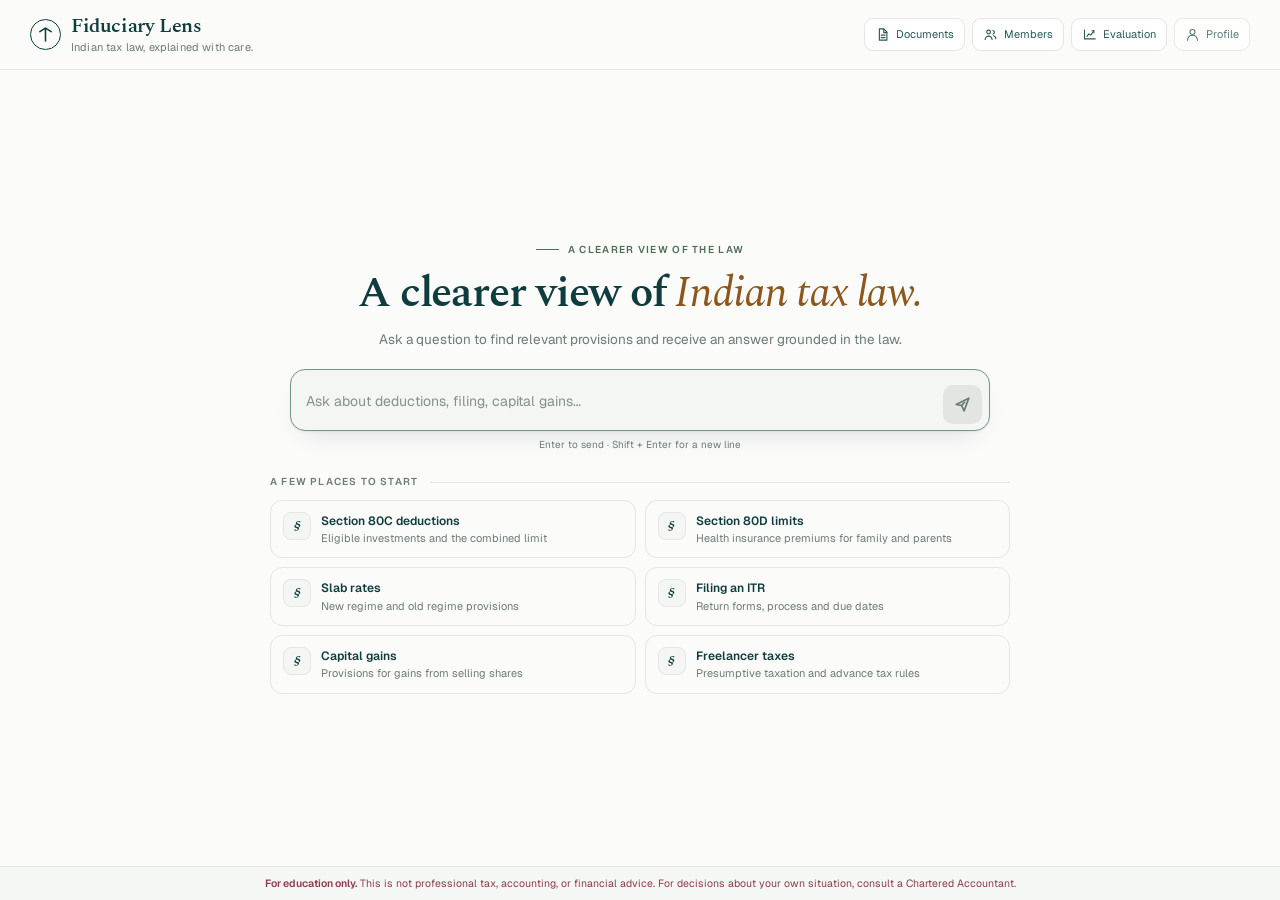
<file: frontend/index.html>
<!doctype html>
<html lang="en">
  <head>
    <meta charset="UTF-8" />
    <meta name="viewport" content="width=device-width, initial-scale=1.0" />
    <meta name="theme-color" content="#fbfbfa" />
    <title>Fiduciary Lens — Tax Advisor</title>
    <link rel="preconnect" href="https://fonts.googleapis.com" />
    <link rel="preconnect" href="https://fonts.gstatic.com" crossorigin />
    <link href="https://fonts.googleapis.com/css2?family=Geist:wght@300;400;500;600;700&family=Spectral:ital,wght@0,400;0,600;1,400;1,600&display=swap" rel="stylesheet" />
    <link rel="stylesheet" href="styles.css?v=20261020-project-pages" />
    <script>
      window.FIDUCIARY_API_BASE = "https://fiduciary-lens-tax-advisor-system.onrender.com/api/v1";
    </script>
    <script src="project-data.js?v=20261020-project-pages" defer></script>
    <script src="app.js?v=20261020-project-pages" defer></script>
  </head>
  <body aria-busy="true">
    <div class="splash-screen" id="splashScreen" role="status" aria-live="polite" aria-label="Preparing Fiduciary Lens">
      <div class="splash-content">
        <span class="splash-orbit splash-orbit-one" aria-hidden="true"></span>
        <span class="splash-orbit splash-orbit-two" aria-hidden="true"></span>
        <span class="splash-mark" aria-hidden="true">
          <svg viewBox="0 0 24 24" fill="none" stroke="currentColor" stroke-width="1.7" stroke-linecap="round" stroke-linejoin="round"><path d="M12 3v18M4 8l8-5 8 5" /><path d="M4 8l-2 5h4L4 8Zm16 0-2 5h4l-2-5ZM9 21h6" /></svg>
        </span>
        <p class="splash-brand">Fiduciary Lens</p>
        <h1>A clearer view of <em>Indian tax law.</em></h1>
        <p class="splash-tagline">Indian tax law, explained with care.</p>
        <div class="splash-progress" aria-hidden="true"><span></span></div>
        <p class="splash-status"><span class="splash-status-dot" aria-hidden="true"></span>Preparing your workspace</p>
      </div>
      <p class="splash-footnote">Grounded in the law. Written for clarity.</p>
    </div>
    <header class="app-header">
      <a class="brand" href="/" aria-label="Fiduciary Lens home">
        <span class="brand-mark" aria-hidden="true">
          <svg viewBox="0 0 24 24" fill="none" stroke="currentColor" stroke-width="2.2" stroke-linecap="round" stroke-linejoin="round"><path d="M12 3v18M4 8l8-5 8 5" /></svg>
        </span>
        <span class="brand-copy">
          <span class="brand-name">Fiduciary Lens</span>
          <span class="brand-tagline">Indian tax law, explained with care.</span>
        </span>
      </a>
      <div class="header-tools">
        <nav class="header-nav" aria-label="Main navigation">
          <button class="nav-placeholder nav-documents" id="documentsNav" type="button" aria-current="false">
            <svg viewBox="0 0 24 24" fill="none" stroke="currentColor" stroke-width="1.8" stroke-linecap="round" stroke-linejoin="round" aria-hidden="true"><path d="M7 3h7l5 5v13H7z" /><path d="M14 3v6h5M10 13h6m-6 4h6" /></svg>
            <span>Documents</span>
          </button>
          <button class="nav-placeholder nav-members" id="membersNav" type="button" aria-current="false">
            <svg viewBox="0 0 24 24" fill="none" stroke="currentColor" stroke-width="1.8" stroke-linecap="round" stroke-linejoin="round" aria-hidden="true"><circle cx="9" cy="8" r="3" /><path d="M3.5 20a5.5 5.5 0 0 1 11 0M16 5.5a3 3 0 0 1 0 5.8M17 14a5 5 0 0 1 3.5 4.8" /></svg>
            <span>Members</span>
          </button>
          <button class="nav-placeholder nav-evaluation" id="evaluationNav" type="button" aria-current="false">
            <svg viewBox="0 0 24 24" fill="none" stroke="currentColor" stroke-width="1.8" stroke-linecap="round" stroke-linejoin="round" aria-hidden="true"><path d="M4 19V5m0 14h17M8 15l3-4 3 2 5-7" /><path d="M16 6h3v3" /></svg>
            <span>Evaluation</span>
          </button>
          <button class="nav-placeholder nav-profile" type="button" title="Coming soon" aria-label="Profile, coming soon" disabled>
            <svg viewBox="0 0 24 24" fill="none" stroke="currentColor" stroke-width="1.8" stroke-linecap="round" stroke-linejoin="round" aria-hidden="true"><circle cx="12" cy="8" r="4" /><path d="M4 21a8 8 0 0 1 16 0" /></svg>
            <span>Profile</span>
          </button>
        </nav>
        <button class="sources-toggle" id="sourcesToggle" type="button" aria-label="Open sources panel" aria-expanded="false">
          <svg viewBox="0 0 24 24" fill="none" stroke="currentColor" stroke-width="1.8" stroke-linecap="round" stroke-linejoin="round" aria-hidden="true"><path d="M4 6h16M4 12h16M4 18h16" /></svg>
          <span>Sources</span>
        </button>
      </div>
    </header>

    <main class="app-shell">
      <section class="chat-column is-home" aria-label="Tax law conversation">
        <div class="transcript" id="transcript" aria-live="polite">
          <section class="welcome" id="welcome">
            <p class="eyebrow"><span class="eyebrow-line"></span> A clearer view of the law</p>
            <h1>A clearer view of <em>Indian tax law.</em></h1>
            <p class="welcome-copy">Ask a question to find relevant provisions and receive an answer grounded in the law.</p>
          </section>

          <section class="quick-section" id="quickSection" aria-labelledby="quickHeading">
            <h2 class="section-kicker" id="quickHeading">A few places to start</h2>
            <div class="quick-grid" id="quickGrid">
              <button class="quick-action" type="button" data-question="What can I claim under Section 80C this year?">
                <span class="quick-icon" aria-hidden="true">§</span><span class="quick-copy"><strong>Section 80C deductions</strong><span>Eligible investments and the combined limit</span></span>
              </button>
              <button class="quick-action" type="button" data-question="What are the health insurance deduction limits under Section 80D?">
                <span class="quick-icon" aria-hidden="true">§</span><span class="quick-copy"><strong>Section 80D limits</strong><span>Health insurance premiums for family and parents</span></span>
              </button>
              <button class="quick-action" type="button" data-question="Explain the income tax slab rates under the new and old regimes.">
                <span class="quick-icon" aria-hidden="true">§</span><span class="quick-copy"><strong>Slab rates</strong><span>New regime and old regime provisions</span></span>
              </button>
              <button class="quick-action" type="button" data-question="How do I file my income tax return and what is the due date?">
                <span class="quick-icon" aria-hidden="true">§</span><span class="quick-copy"><strong>Filing an ITR</strong><span>Return forms, process and due dates</span></span>
              </button>
              <button class="quick-action" type="button" data-question="How are capital gains from selling shares taxed?">
                <span class="quick-icon" aria-hidden="true">§</span><span class="quick-copy"><strong>Capital gains</strong><span>Provisions for gains from selling shares</span></span>
              </button>
              <button class="quick-action" type="button" data-question="What tax rules apply to freelancers and consultants?">
                <span class="quick-icon" aria-hidden="true">§</span><span class="quick-copy"><strong>Freelancer taxes</strong><span>Presumptive taxation and advance tax rules</span></span>
              </button>
            </div>
          </section>
          <div class="conversation" id="conversation" aria-label="Messages"></div>
          <div class="scroll-anchor" id="scrollAnchor" aria-hidden="true"></div>
        </div>

        <form class="composer" id="composer">
          <div class="composer-box">
            <label class="sr-only" for="questionInput">Your tax law question</label>
            <textarea id="questionInput" rows="1" maxlength="4000" placeholder="Ask about deductions, filing, capital gains…" autocomplete="off"></textarea>
            <button class="send-button" id="sendButton" type="submit" aria-label="Send question" disabled>
              <svg viewBox="0 0 24 24" fill="none" stroke="currentColor" stroke-width="2.1" stroke-linecap="round" stroke-linejoin="round" aria-hidden="true"><path d="m4 12 16-8-6 16-3.2-6.8L4 12Z" /><path d="m10.8 13.2 4-4" /></svg>
            </button>
          </div>
          <p class="composer-hint">Enter to send <span aria-hidden="true">·</span> Shift + Enter for a new line</p>
        </form>
      </section>

      <section class="document-workspace" id="documentsView" aria-labelledby="documentsHeading" hidden>
        <div class="document-intro">
          <p class="eyebrow"><span class="eyebrow-line"></span> Document understanding</p>
          <h1 id="documentsHeading">A clearer view of <em>your document.</em></h1>
          <p>Upload a tax document to extract its text, prepare a concise summary, identify financial details, and retrieve relevant provisions from the tax-law corpus.</p>
        </div>

        <section class="account-card" id="documentAuthPanel" aria-labelledby="accountHeading">
          <div class="document-card-heading">
            <div><p class="eyebrow">Private workspace</p><h2 id="accountHeading">Sign in to analyze a document</h2></div>
            <span class="private-mark" aria-hidden="true">●</span>
          </div>
          <p class="document-card-copy">Your files and summaries are associated with your account. The application keeps uploaded file contents in temporary storage only. Account access and saved summaries require PostgreSQL to be running with the project migrations applied.</p>
          <form class="auth-form" id="documentAuthForm">
            <label>Email address<input id="documentEmail" type="email" autocomplete="email" maxlength="255" required /></label>
            <label>Password<input id="documentPassword" type="password" autocomplete="current-password" minlength="8" maxlength="72" required /></label>
            <div class="auth-actions"><button class="primary-button" id="authSubmit" type="submit">Sign in</button><button class="text-button" id="authModeToggle" type="button">Create account</button></div>
            <p class="form-message" id="authMessage" role="status" aria-live="polite"></p>
          </form>
        </section>

        <section class="document-card upload-card" id="documentUploadPanel" aria-labelledby="uploadHeading" hidden>
          <div class="document-card-heading">
            <div><p class="eyebrow">Secure upload</p><h2 id="uploadHeading">Choose a document to analyze</h2></div>
            <button class="text-button sign-out-button" id="signOutButton" type="button">Sign out</button>
          </div>
          <p class="document-card-copy">The existing NLP pipeline extracts text, summarizes it, identifies entities, and queries the tax-law RAG system for detected deduction sections. PDF, TXT, MD, or CSV · up to 20 MB.</p>
          <form class="upload-form" id="documentUploadForm">
            <label class="drop-zone" id="documentDropZone" for="documentFile">
              <span class="upload-mark" aria-hidden="true">↑</span>
              <strong id="selectedFileName">Select a tax document</strong>
              <span id="selectedFileHint">Choose a file or drop it here</span>
              <input id="documentFile" type="file" accept=".pdf,.txt,.md,.csv,application/pdf,text/plain,text/markdown,text/csv" required />
            </label>
            <button class="primary-button analyze-button" id="analyzeButton" type="submit" disabled>Analyze document</button>
            <p class="form-message" id="uploadMessage" role="status" aria-live="polite"></p>
          </form>
        </section>

        <section class="analysis-results" id="analysisResults" aria-live="polite" hidden>
          <div class="analysis-summary document-card">
            <div class="document-card-heading"><div><p class="eyebrow">Document summary</p><h2 id="resultFilename"></h2></div><span class="analysis-duration" id="analysisDuration"></span></div>
            <p class="analysis-summary-text" id="analysisSummary"></p>
          </div>
          <div class="analysis-columns">
            <section class="document-card result-card" aria-labelledby="entitiesHeading"><p class="eyebrow">Extracted from document</p><h2 id="entitiesHeading">Key details</h2><div class="entity-list" id="entityList"></div></section>
            <section class="document-card result-card" aria-labelledby="insightsHeading"><p class="eyebrow">Retrieved from tax law</p><h2 id="insightsHeading">Related provisions</h2><div class="insight-list" id="insightList"></div></section>
          </div>
          <p class="analysis-footnote">Summaries and extracted entities describe the uploaded document. Tax insights come from the indexed law corpus and may be marked insufficiently grounded when retrieved provisions do not support an answer.</p>
        </section>
      </section>

      <section class="project-workspace members-workspace" id="membersView" aria-labelledby="membersHeading" hidden>
        <header class="project-page-intro">
          <p class="eyebrow"><span class="eyebrow-line"></span> The people behind the work</p>
          <h1 id="membersHeading">Meet our <em>team.</em></h1>
          <p>Fiduciary Lens is a course project built by Group 11 for Natural Language Processing.</p>
        </header>
        <div class="project-context" id="projectContext"></div>
        <section class="faculty-section" aria-labelledby="facultyHeading">
          <div class="project-section-heading"><div><p class="eyebrow">Course faculty</p><h2 id="facultyHeading">Faculty guide</h2></div><span class="section-number-mark">01</span></div>
          <div class="faculty-card" id="facultyCard"></div>
        </section>
        <section class="team-section" aria-labelledby="teamHeading">
          <div class="project-section-heading"><div><p class="eyebrow">Group 11</p><h2 id="teamHeading">Team members</h2></div><span class="section-number-mark">02</span></div>
          <div class="member-grid" id="memberGrid"></div>
        </section>
        <footer class="project-links" id="projectLinks"></footer>
      </section>

      <section class="project-workspace evaluation-workspace" id="evaluationView" aria-labelledby="evaluationHeading" hidden>
        <header class="project-page-intro">
          <p class="eyebrow"><span class="eyebrow-line"></span> Measured, with context</p>
          <h1>How the system <em>was evaluated.</em></h1>
          <p id="evaluationIntro"></p>
        </header>
        <div class="evaluation-date" id="evaluationDate"></div>
        <section class="evaluation-section" aria-labelledby="retrievalEvalHeading">
          <div class="project-section-heading"><div><p class="eyebrow">Measured on the current indexed corpus</p><h2 id="retrievalEvalHeading">Tax-law retrieval benchmark</h2></div><span class="section-number-mark">01</span></div>
          <p class="evaluation-description">This benchmark checks whether the hybrid search returns relevant statutory provisions near the top of its results. It evaluates the retriever and its grounding threshold together; it does not call the answer-generation LLM.</p>
          <div class="metric-grid" id="retrievalMetrics"></div>
          <div class="evaluation-details" id="retrievalDetails"></div>
          <h3 class="evaluation-subheading">How to read these measures</h3>
          <div class="metric-explanations">
            <article><strong>Recall@K</strong><p>How many test questions had at least one accepted provision within the first K retrieved passages. Here, 20 of 20 target provisions appeared in the top six.</p></article>
            <article><strong>Mean reciprocal rank</strong><p>Rewards finding an accepted provision early: each question contributes 1 ÷ its first correct rank, or zero when none appears. The mean here is 0.917.</p></article>
            <article><strong>Off-topic refusal</strong><p>The proportion of five unrelated control prompts rejected by the embedding cosine grounding threshold. This small control set is not a comprehensive safety or domain-classification test.</p></article>
          </div>
          <aside class="evaluation-note"><strong>Benchmark scope.</strong> The in-scope set contains 20 hand-authored questions with accepted section/rule references; the control set contains five unrelated prompts. These results are useful for regression checks, but the sample is too small to establish general performance. Scores represent dense + BM25 retrieval, not either component in isolation.</aside>
        </section>
        <section class="evaluation-section" aria-labelledby="modelInventoryHeading">
          <div class="project-section-heading"><div><p class="eyebrow">Component-by-component results</p><h2 id="modelInventoryHeading">Models and pipeline methods</h2></div><span class="section-number-mark">02</span></div>
          <p class="evaluation-description">The cards identify each model or algorithm used in retrieval, answer generation, and document analysis. A measured score is shown only where the repository has a reproducible evaluation. “Not benchmarked” means no valid performance score is available; it does not mean zero performance.</p>
          <div class="model-performance-grid" id="modelPerformanceGrid"></div>
          <aside class="evaluation-note"><strong>Current model coverage.</strong> The embedding model is the only deep-learning component with published measurements here, and those measurements cover the hybrid retrieval pipeline. The configured LLM is reported by the backend at runtime, but no live answer-quality evaluation has been run against it. The document pipeline reuses that LLM for summarization and some entity extraction.</aside>
        </section>
        <section class="evaluation-section" aria-labelledby="harnessHeading">
          <div class="project-section-heading"><div><p class="eyebrow">Scoring logic checks · no live model calls</p><h2 id="harnessHeading">LLM evaluation harness</h2></div><span class="section-number-mark">03</span></div>
          <p class="evaluation-description">Five automated tests exercise the answer-scoring functions with fixed examples and a mocked provider response. The tests confirm that the checks behave as coded; they are not five successful live LLM answers and do not benchmark the configured OpenRouter model.</p>
          <div class="harness-result" id="harnessResult"></div>
          <div class="metric-explanations harness-metrics">
            <article><strong>Faithfulness heuristic</strong><p>Measures token overlap between answer sentences and retrieved excerpts. The harness expects at least 0.70; this lexical heuristic is not a semantic fact-checker.</p></article>
            <article><strong>Answer relevance heuristic</strong><p>Measures overlap between non-stopword question terms and answer terms. The harness expects at least 0.50; it does not judge correctness.</p></article>
            <article><strong>Citations and safety checks</strong><p>Checks expected citation text in the answer or source labels, plus simple refusal/disclaimer markers. These are rule checks, not legal validation.</p></article>
          </div>
          <ul class="evaluation-check-list" id="evaluationChecks"></ul>
          <aside class="evaluation-note"><strong>Interpretation.</strong> A passing harness indicates that the evaluator accepts or rejects its fixed examples as expected. It cannot be used as an accuracy, hallucination, or latency score for a deployed model.</aside>
        </section>
        <section class="evaluation-section" aria-labelledby="xaiHeading">
          <div class="project-section-heading"><div><p class="eyebrow">Source-level explainability</p><h2 id="xaiHeading">Why these provisions were retrieved</h2></div><span class="section-number-mark">04</span></div>
          <p class="evaluation-description">Expand “Why this source ranked” on a cited source in chat or document insights to inspect its score breakdown. The breakdown comes from the actual search candidate pool for that request.</p>
          <div class="xai-method-card" id="xaiMethodCard"></div>
          <p class="evaluation-description">This is a transparent decomposition of the existing retrieval score, not SHAP or LIME and not an explanation of the language model’s internal reasoning. The full method, equations, and limitations are documented in <a href="https://github.com/Key-to-Code/Fiduciary-Lens-Tax-Advisor-System/blob/main/docs/model-evaluation-and-xai.md" target="_blank" rel="noopener noreferrer">Model Evaluation and XAI</a>.</p>
        </section>
        <section class="evaluation-section" aria-labelledby="limitsHeading">
          <div class="project-section-heading"><div><p class="eyebrow">Read the results in context</p><h2 id="limitsHeading">Scope and reproducibility</h2></div><span class="section-number-mark">05</span></div>
          <aside class="evaluation-caveat" id="evaluationCaveat"></aside>
          <footer class="evaluation-footer">Reproduce the deterministic metric checks with <code>python -m pytest -q tests/test_llm_evaluation.py</code> and retrieval metrics with <code>python rag_model/scripts/eval_retrieval.py</code>. The second command requires the built index.</footer>
        </section>
      </section>

      <div class="mobile-scrim" id="mobileScrim" hidden></div>
      <aside class="sources-panel" id="sourcesPanel" aria-label="Retrieved sources" tabindex="-1" hidden>
        <div class="sources-heading">
          <div>
            <p class="eyebrow sources-eyebrow">Grounding</p>
            <h2>Sources <span class="source-count" id="sourceCount"></span></h2>
          </div>
          <div class="sources-heading-actions">
            <span class="verified-label"><span aria-hidden="true">✓</span> from the law</span>
            <button class="drawer-close" type="button" id="drawerClose" aria-label="Close sources panel">×</button>
          </div>
        </div>
        <div class="sources-content" id="sourcesContent">
          <div class="sources-empty">
            <span class="empty-mark" aria-hidden="true">§</span>
            <p>Sources will appear here with your answer.</p>
            <span>Every citation comes from a retrieved passage.</span>
          </div>
        </div>
        <div class="sources-footer">Sources are retrieved from the indexed tax-law corpus.</div>
      </aside>
    </main>

    <footer class="disclaimer">
      <strong>For education only.</strong> This is not professional tax, accounting, or financial advice. For decisions about your own situation, consult a Chartered Accountant.
    </footer>
    <div class="sr-only" id="announcer" role="status" aria-live="assertive"></div>
  </body>
</html>
</file>
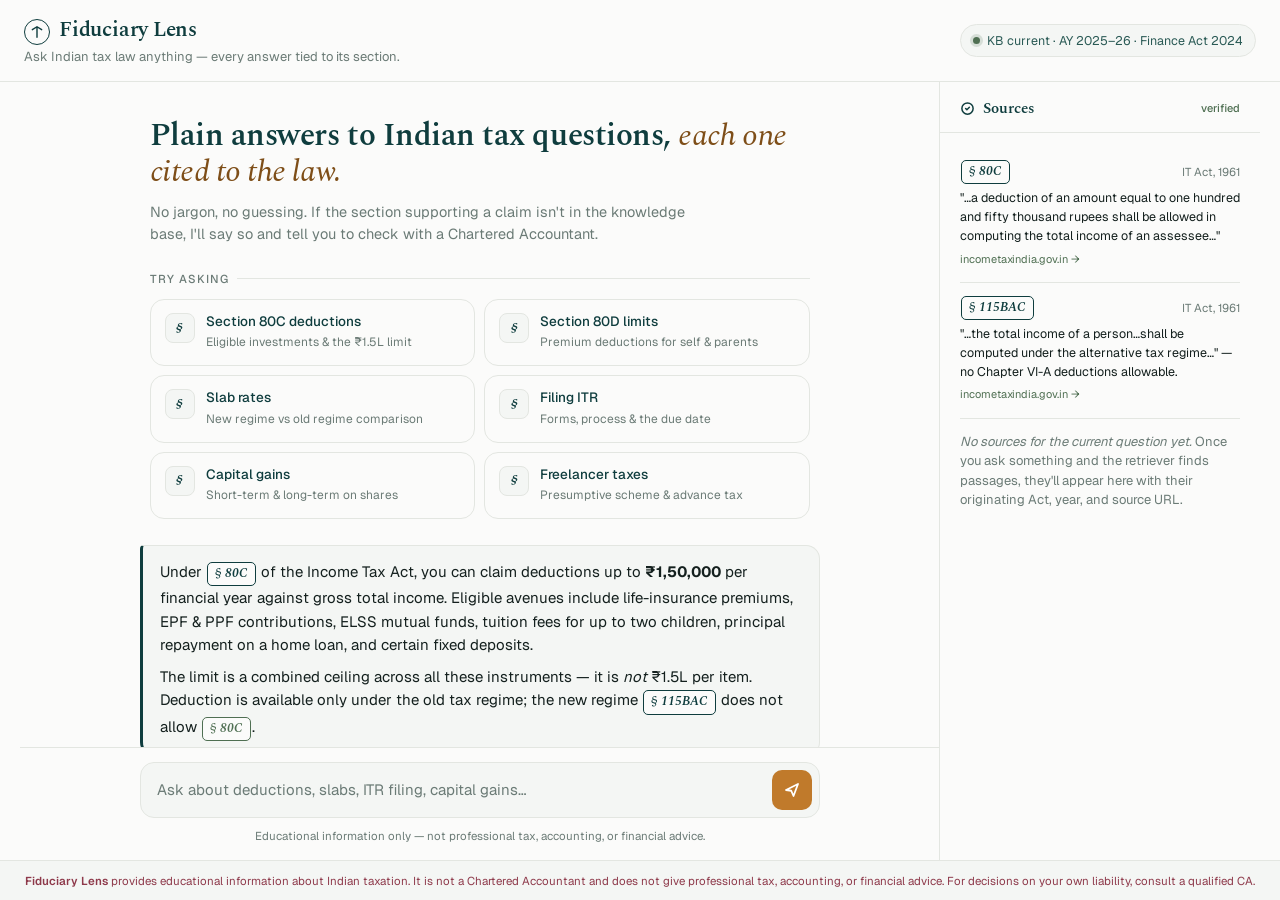
<file: design-mockup.html>
<!DOCTYPE html>
<html lang="en">
<head>
<meta charset="UTF-8" />
<meta name="viewport" content="width=device-width, initial-scale=1.0" />
<title>Fiduciary Lens — Tax Advisor</title>
<link rel="preconnect" href="https://fonts.googleapis.com" />
<link rel="preconnect" href="https://fonts.gstatic.com" crossorigin />
<link href="https://fonts.googleapis.com/css2?family=Spectral:ital,wght@0,400;0,600;1,400;1,600&family=Geist:wght@300;400;500;600;700&display=swap" rel="stylesheet" />
<style>
  :root{
    --paper:#FBFBFA;
    --field:#F4F6F4;
    --ink:#0F3D3E;
    --ink-soft:#2A5A55;
    --saffron:#C07A2B;
    --saffron-ink:#7E4E18;
    --sage:#4F6F52;
    --rose:#8E3A4B;
    --rule:#E3E6E1;
    --text:#14201E;
    --muted:#6B7B76;
    --shadow:0 1px 2px rgba(15,61,62,.06),0 8px 24px -12px rgba(15,61,62,.12);
    --radius:14px;
    --radius-sm:9px;
  }
  *{box-sizing:border-box;margin:0;padding:0}
  html,body{height:100%}
  body{
    font-family:"Geist",system-ui,-apple-system,sans-serif;
    background:var(--paper);
    color:var(--text);
    font-size:15px;line-height:1.55;
    -webkit-font-smoothing:antialiased;
    display:flex;flex-direction:column;min-height:100vh;
  }
  .serif{font-family:"Spectral",Georgia,serif}
  :focus-visible{outline:2.5px solid var(--saffron);outline-offset:2px;border-radius:4px}
  @media (prefers-reduced-motion:reduce){*{animation:none!important;transition:none!important}}

  /* ─── Header ─── */
  header.app{
    display:flex;align-items:center;justify-content:space-between;gap:16px;
    padding:14px 24px;border-bottom:1px solid var(--rule);
    background:var(--paper);position:sticky;top:0;z-index:30;
  }
  .brand{display:flex;align-items:baseline;gap:12px;min-width:0}
  .logo{
    font-family:"Spectral",Georgia,serif;font-weight:600;font-size:21px;
    color:var(--ink);letter-spacing:-.01em;white-space:nowrap;
    display:flex;align-items:center;gap:9px;
  }
  .logo .mark{
    width:26px;height:26px;border:1.5px solid var(--ink);border-radius:50%;
    display:inline-flex;align-items:center;justify-content:center;flex-shrink:0;
    transform:translateY(2px);
  }
  .logo .mark svg{width:14px;height:14px}
  .tagline{color:var(--muted);font-size:13px;white-space:nowrap;overflow:hidden;text-overflow:ellipsis}
  .header-right{display:flex;align-items:center;gap:10px;flex-shrink:0}
  .freshness{
    display:flex;align-items:center;gap:7px;font-size:12.5px;color:var(--ink-soft);
    background:var(--field);border:1px solid var(--rule);border-radius:999px;padding:6px 12px;
    white-space:nowrap;
  }
  .dot{width:7px;height:7px;border-radius:50%;background:var(--sage);box-shadow:0 0 0 3px rgba(79,111,82,.18)}
  .menu-btn{
    display:none;background:none;border:1px solid var(--rule);border-radius:var(--radius-sm);
    width:38px;height:38px;cursor:pointer;color:var(--ink);align-items:center;justify-content:center;
  }

  /* ─── Main shell ─── */
  main.shell{
    flex:1;display:grid;grid-template-columns:minmax(0,1fr) 320px;gap:0;
    max-width:1240px;width:100%;margin:0 auto;flex:1;min-height:0;
  }

  /* ─── Chat column ─── */
  .chat-col{display:flex;flex-direction:column;min-height:0;border-right:1px solid var(--rule)}
  .transcript{
    flex:1;overflow-y:auto;padding:28px 24px 8px;scroll-behavior:smooth;
  }
  .transcript::-webkit-scrollbar{width:9px}
  .transcript::-webkit-scrollbar-thumb{background:var(--rule);border-radius:9px;border:2px solid var(--paper)}

  /* Welcome / hero block */
  .welcome{max-width:660px;margin:8px auto 24px}
  .welcome h1{
    font-family:"Spectral",Georgia,serif;font-weight:600;font-size:clamp(23px,3.4vw,31px);
    line-height:1.18;letter-spacing:-.015em;color:var(--ink);margin-bottom:10px;
  }
  .welcome h1 em{font-style:italic;color:var(--saffron-ink);font-weight:400}
  .welcome p{color:var(--muted);font-size:14.5px;max-width:54ch}

  /* Quick actions */
  .quick-wrap{max-width:660px;margin:0 auto 26px}
  .quick-label{
    font-size:11.5px;letter-spacing:.09em;text-transform:uppercase;color:var(--muted);font-weight:500;
    margin-bottom:11px;display:flex;align-items:center;gap:8px;
  }
  .quick-label::after{content:"";flex:1;height:1px;background:var(--rule)}
  .quick-grid{display:grid;grid-template-columns:repeat(2,1fr);gap:9px}
  .quick{
    display:flex;align-items:flex-start;gap:11px;text-align:left;
    background:var(--paper);border:1px solid var(--rule);border-radius:var(--radius);
    padding:13px 14px;cursor:pointer;color:var(--text);
    font:inherit;font-size:13.5px;transition:border-color .15s,background .15s,transform .12s;
  }
  .quick:hover{border-color:var(--ink);background:var(--field);transform:translateY(-1px)}
  .quick .qi{
    flex-shrink:0;width:30px;height:30px;border-radius:8px;background:var(--field);
    display:flex;align-items:center;justify-content:center;color:var(--ink);
    font-family:"Spectral",serif;font-style:italic;font-weight:600;font-size:13px;
    border:1px solid var(--rule);
  }
  .quick .qt{font-weight:500;color:var(--ink);display:block;margin-bottom:1px;line-height:1.3}
  .quick .qd{font-size:12px;color:var(--muted);line-height:1.35}

  /* Message turns */
  .turn{max-width:680px;margin:0 auto 22px;display:flex;flex-direction:column}
  .turn.user{align-items:flex-end}
  .turn.assistant{align-items:stretch}
  .bubble{
    position:relative;padding:14px 17px;border-radius:var(--radius);line-height:1.55;
    animation:rise .4s ease both;
  }
  @keyframes rise{from{opacity:0;transform:translateY(8px)}to{opacity:1;transform:none}}
  .turn.user .bubble{
    background:var(--ink);color:#F0F6F4;max-width:80%;border-bottom-right-radius:4px;
  }
  .turn.assistant .bubble{
    background:var(--field);border:1px solid var(--rule);max-width:100%;
    border-top-left-radius:4px;border-left:3px solid var(--ink);
  }
  .bubble p+p{margin-top:9px}
  .turn .meta{font-size:11.5px;color:var(--muted);margin-top:7px;padding:0 4px}
  .turn.assistant .meta{align-self:flex-end}
  .turn.user .meta{align-self:flex-end}

  /* §-citation chip — the signature */
  .cite{
    display:inline-flex;align-items:baseline;gap:3px;
    font-family:"Spectral",serif;font-style:italic;font-weight:600;font-size:12.5px;
    color:var(--ink);background:var(--paper);border:1px solid var(--ink);
    padding:1px 7px 2px;border-radius:5px;margin:0 1px;
    vertical-align:baseline;cursor:pointer;transition:background .15s,color .15s;
    text-decoration:none;
  }
  .cite:hover{background:var(--ink);color:var(--paper)}
  .cite .csym{font-weight:400;font-style:normal}
  .cite.visited{border-color:var(--sage);color:var(--sage)}
  .cite.visited:hover{background:var(--sage);color:var(--paper)}

  /* Sources rail */
  .sources-col{
    background:var(--paper);display:flex;flex-direction:column;min-height:0;
  }
  .sources-head{
    padding:15px 20px 12px;border-bottom:1px solid var(--rule);display:flex;align-items:center;justify-content:space-between;
  }
  .sources-head h2{
    font-family:"Spectral",serif;font-weight:600;font-size:15px;color:var(--ink);
    display:flex;align-items:center;gap:8px;
  }
  .verified{font-size:11px;color:var(--sage);display:flex;align-items:center;gap:5px;font-weight:500}
  .sources-list{flex:1;overflow-y:auto;padding:14px 20px}
  .sources-list::-webkit-scrollbar{width:8px}
  .sources-list::-webkit-scrollbar-thumb{background:var(--rule);border-radius:8px}
  .src-empty{color:var(--muted);font-size:13px;line-height:1.5}
  .src{padding:13px 0;border-bottom:1px solid var(--rule)}
  .src:last-child{border-bottom:none}
  .src .sid{display:flex;align-items:center;gap:7px;margin-bottom:5px}
  .src .sid .cite{cursor:default;pointer-events:none}
  .src .sid .src-act{font-size:11.5px;color:var(--muted);margin-left:auto}
  .src .stxt{font-size:12.5px;color:var(--text);line-height:1.5}
  .src .surl{font-size:11px;color:var(--sage);margin-top:5px;text-decoration:none;display:inline-flex;align-items:center;gap:4px}
  .src .surl:hover{text-decoration:underline}

  /* Composer */
  .composer{padding:14px 24px 16px;border-top:1px solid var(--rule);background:var(--paper);max-width:none}
  .composer-inner{max-width:680px;margin:0 auto;display:flex;align-items:flex-end;gap:10px;background:var(--field);border:1px solid var(--rule);border-radius:var(--radius);padding:7px 7px 7px 16px;transition:border-color .15s,box-shadow .15s}
  .composer-inner:focus-within{border-color:var(--ink);box-shadow:0 0 0 3px rgba(15,61,62,.07)}
  .composer textarea{
    flex:1;border:none;background:transparent;resize:none;font:inherit;font-size:15px;color:var(--text);
    line-height:1.5;padding:8px 0;max-height:160px;min-height:24px;outline:none;
  }
  .composer textarea::placeholder{color:var(--muted)}
  .send{
    flex-shrink:0;width:40px;height:40px;border-radius:10px;border:none;cursor:pointer;
    background:var(--saffron);color:#fff;display:flex;align-items:center;justify-content:center;
    transition:background .15s,transform .1s;align-self:flex-end;
  }
  .send:hover{background:#A8681F}
  .send:active{transform:scale(.94)}
  .send:disabled{background:var(--rule);color:var(--muted);cursor:not-allowed}
  .send svg{width:18px;height:18px}
  .composer-hint{max-width:680px;margin:9px auto 0;font-size:11.5px;color:var(--muted);text-align:center;line-height:1.5}

  /* disclaimer bar */
  .disclaimer{
    background:var(--field);border-top:1px solid var(--rule);padding:11px 24px;
    text-align:center;font-size:11.5px;color:var(--rose);line-height:1.5;
  }
  .disclaimer strong{font-weight:600}

  /* streaming caret */
  .caret{display:inline-block;width:7px;height:15px;background:var(--ink);margin-left:2px;vertical-align:-2px;animation:blink 1s steps(2) infinite;border-radius:1px}
  @keyframes blink{50%{opacity:0}}

  /* Mobile */
  @media (max-width:820px){
    main.shell{grid-template-columns:1fr}
    .sources-col{display:none}
    .menu-btn{display:flex}
    header.app{padding:12px 16px}
    .tagline{display:none}
    .transcript{padding:22px 16px 4px}
    .composer{padding:12px 16px}
    .quick-grid{grid-template-columns:1fr}
    .welcome h1{font-size:22px}
  }
</style>
</head>
<body>

<!-- ─────────── Header ─────────── -->
<header class="app">
  <div class="brand">
    <div class="brand-lead">
      <div class="logo">
        <span class="mark" aria-hidden="true">
          <svg viewBox="0 0 24 24" fill="none" stroke="currentColor" stroke-width="2.4" stroke-linecap="round" stroke-linejoin="round"><path d="M12 3v18M4 8l8-5 8 5"/></svg>
        </span>
        Fiduciary Lens
      </div>
      <div class="tagline">Ask Indian tax law anything — every answer tied to its section.</div>
    </div>
  </div>
  <div class="header-right">
    <div class="freshness" title="Currency of the knowledge base">
      <span class="dot"></span>
      KB current · AY 2025–26 · Finance Act 2024
    </div>
    <button class="menu-btn" aria-label="Open sources" id="menuBtn">
      <svg width="18" height="18" viewBox="0 0 24 24" fill="none" stroke="currentColor" stroke-width="2" stroke-linecap="round"><path d="M4 6h16M4 12h16M4 18h16"/></svg>
    </button>
  </div>
</header>

<!-- ─────────── Main shell ─────────── -->
<main class="shell">

  <!-- Chat column -->
  <section class="chat-col">
    <div class="transcript" id="transcript">

      <!-- Welcome -->
      <div class="welcome">
        <h1>Plain answers to Indian tax questions, <em>each one cited to the law.</em></h1>
        <p>No jargon, no guessing. If the section supporting a claim isn't in the knowledge base, I'll say so and tell you to check with a Chartered Accountant.</p>
      </div>

      <!-- Quick actions -->
      <div class="quick-wrap">
        <div class="quick-label">Try asking</div>
        <div class="quick-grid" id="quickGrid">
          <button class="quick" data-q="What can I claim under Section 80C this year?">
            <span class="qi">§</span>
            <span><span class="qt">Section 80C deductions</span><span class="qd">Eligible investments & the ₹1.5L limit</span></span>
          </button>
          <button class="quick" data-q="What are the health insurance deduction limits under 80D?">
            <span class="qi">§</span>
            <span><span class="qt">Section 80D limits</span><span class="qd">Premium deductions for self & parents</span></span>
          </button>
          <button class="quick" data-q="Explain the new vs old income tax slab rates.">
            <span class="qi">§</span>
            <span><span class="qt">Slab rates</span><span class="qd">New regime vs old regime comparison</span></span>
          </button>
          <button class="quick" data-q="How do I file my ITR and what is the due date?">
            <span class="qi">§</span>
            <span><span class="qt">Filing ITR</span><span class="qd">Forms, process & the due date</span></span>
          </button>
          <button class="quick" data-q="How are capital gains from selling shares taxed?">
            <span class="qi">§</span>
            <span><span class="qt">Capital gains</span><span class="qd">Short-term & long-term on shares</span></span>
          </button>
          <button class="quick" data-q="What tax rules apply to freelancers and consultants?">
            <span class="qi">§</span>
            <span><span class="qt">Freelancer taxes</span><span class="qd">Presumptive scheme & advance tax</span></span>
          </button>
        </div>
      </div>

      <!-- Demo assistant turn (shows grounded answer + § chips) -->
      <div class="turn assistant">
        <div class="bubble">
          <p>Under <a class="cite" href="#s-80c"><span class="csym">§</span>80C</a> of the Income Tax Act, you can claim deductions up to <strong>₹1,50,000</strong> per financial year against gross total income. Eligible avenues include life-insurance premiums, EPF & PPF contributions, ELSS mutual funds, tuition fees for up to two children, principal repayment on a home loan, and certain fixed deposits.</p>
          <p>The limit is a combined ceiling across all these instruments — it is <em>not</em> ₹1.5L per item. Deduction is available only under the old tax regime; the new regime <a class="cite" href="#s-115bac"><span class="csym">§</span>115BAC</a> does not allow <a class="cite visited" href="#s-80c"><span class="csym">§</span>80C</a>.</p>
        </div>
        <div class="meta">Grounded · 2 sources · cited from Income Tax Act, 1961</div>
      </div>

    </div>

    <!-- Composer -->
    <div class="composer">
      <div class="composer-inner">
        <textarea id="input" rows="1" placeholder="Ask about deductions, slabs, ITR filing, capital gains…" aria-label="Type your tax question"></textarea>
        <button class="send" id="send" aria-label="Send question">
          <svg viewBox="0 0 24 24" fill="none" stroke="currentColor" stroke-width="2.4" stroke-linecap="round" stroke-linejoin="round"><path d="M4 12l16-8-6 16-3-7-7-1z"/></svg>
        </button>
      </div>
      <div class="composer-hint">Educational information only — not professional tax, accounting, or financial advice.</div>
    </div>
  </section>

  <!-- Sources rail -->
  <aside class="sources-col" id="sourcesRail">
    <div class="sources-head">
      <h2>
        <svg width="15" height="15" viewBox="0 0 24 24" fill="none" stroke="currentColor" stroke-width="2.4" stroke-linecap="round" stroke-linejoin="round"><path d="M9 12l2 2 4-4"/><circle cx="12" cy="12" r="9"/></svg>
        Sources
      </h2>
      <span class="verified">verified</span>
    </div>
    <div class="sources-list" id="sourcesList">
      <div class="src">
        <div class="sid"><span class="cite"><span class="csym">§</span>80C</span><span class="src-act">IT Act, 1961</span></div>
        <div class="stxt">"…a deduction of an amount equal to one hundred and fifty thousand rupees shall be allowed in computing the total income of an assessee…"</div>
        <a class="surl" href="#" target="_blank" rel="noopener">incometaxindia.gov.in →</a>
      </div>
      <div class="src">
        <div class="sid"><span class="cite"><span class="csym">§</span>115BAC</span><span class="src-act">IT Act, 1961</span></div>
        <div class="stxt">"…the total income of a person…shall be computed under the alternative tax regime…" — no Chapter VI-A deductions allowable.</div>
        <a class="surl" href="#" target="_blank" rel="noopener">incometaxindia.gov.in →</a>
      </div>
      <div class="src" style="border:none">
        <div class="src-empty"><em>No sources for the current question yet.</em> Once you ask something and the retriever finds passages, they'll appear here with their originating Act, year, and source URL.</div>
      </div>
    </div>
  </aside>

</main>

<!-- ─────────── Disclaimer bar ─────────── -->
<div class="disclaimer">
  <strong>Fiduciary Lens</strong> provides educational information about Indian taxation. It is not a Chartered Accountant and does not give professional tax, accounting, or financial advice. For decisions on your own liability, consult a qualified CA.
</div>

<script>
  // Quick action → fills composer + posts a user turn (demo wiring)
  const input = document.getElementById('input');
  const send = document.getElementById('send');
  const transcript = document.getElementById('transcript');

  function autosize(){ input.style.height='auto'; input.style.height=Math.min(input.scrollHeight,160)+'px'; }
  input.addEventListener('input', autosize);

  function addUser(text){
    const t=document.createElement('div'); t.className='turn user';
    t.innerHTML=`<div class="bubble"><p>${escapeHtml(text)}</p></div><div class="meta">You</div>`;
    transcript.appendChild(t);
    transcript.scrollTop=transcript.scrollHeight;
  }
  function addThinking(){
    const t=document.createElement('div'); t.className='turn assistant';
    t.id='thinking';
    t.innerHTML=`<div class="bubble"><p>Searching the tax knowledge base<span class="caret"></span></p></div>`;
    transcript.appendChild(t); transcript.scrollTop=transcript.scrollHeight;
    return t;
  }
  function escapeHtml(s){return s.replace(/[&<>"']/g,c=>({'&':'&','<':'<','>':'>','"':'"',"'":'&#39;'}[c]));}

  document.querySelectorAll('.quick').forEach(b=>{
    b.addEventListener('click',()=>{ const q=b.dataset.q; input.value=q; autosize(); handleSend(); });
  });
  send.addEventListener('click', handleSend);
  input.addEventListener('keydown',e=>{ if(e.key==='Enter'&&!e.shiftKey){ e.preventDefault(); handleSend(); }});

  function handleSend(){
    const text=input.value.trim(); if(!text) return;
    addUser(text); input.value=''; autosize();
    const t=addThinking();
    // demo: replace thinking with a grounded refusal-style placeholder streaming
    setTimeout(()=>{
      t.querySelector('.bubble').innerHTML='<p>That topic isn\'t fully covered in the current knowledge base yet — I don\'t want to guess at section numbers or limits that may be out of date. <strong>Please consult a Chartered Accountant</strong> for a precise answer, or try one of the sample questions above to see how grounded answers work.</p><div class="meta" style="margin-top:7px;font-size:11.5px;color:var(--muted)">No sufficient sources found</div>';
      transcript.scrollTop=transcript.scrollHeight;
    }, 900);
  }

  // mobile sources toggle
  const rail=document.getElementById('sourcesRail');
  document.getElementById('menuBtn').addEventListener('click',()=>{
    const open=rail.style.display==='flex';
    if(open){ rail.style.display='none'; }
    else{ rail.style.display='flex'; rail.style.position='fixed'; rail.style.top='0'; rail.style.right='0'; rail.style.bottom='0'; rail.style.width='88vw'; rail.style.maxWidth='340px'; rail.style.zIndex='50'; rail.style.boxShadow='var(--shadow)'; }
  });
</script>
</body>
</html>
</file>
<file: frontend/styles.css>
:root {
  color-scheme: light;
  --paper: #fbfbfa;
  --field: #f3f6f3;
  --ink: #0f3d3e;
  --ink-soft: #2a5a55;
  --saffron: #c07a2b;
  --saffron-dark: #8c561c;
  --sage: #4f6f52;
  --rose: #8e3a4b;
  --rule: #e3e6e1;
  --text: #14201e;
  --muted: #6b7b76;
  --shadow: 0 1px 2px rgba(15, 61, 62, .06), 0 12px 28px -14px rgba(15, 61, 62, .2);
  --radius: 14px;
  font-family: "Geist", system-ui, -apple-system, BlinkMacSystemFont, "Segoe UI", sans-serif;
  color: var(--text);
  background: var(--paper);
  font-synthesis: none;
  text-rendering: optimizeLegibility;
  -webkit-font-smoothing: antialiased;
}

* { box-sizing: border-box; }
html, body { width: 100%; height: 100%; margin: 0; }
body { min-height: 100dvh; display: flex; flex-direction: column; font-size: 14px; line-height: 1.55; }
button, textarea { font: inherit; }
button:focus-visible, a:focus-visible, textarea:focus-visible { outline: 2px solid var(--saffron); outline-offset: 3px; }
.sr-only { position: absolute; width: 1px; height: 1px; padding: 0; margin: -1px; overflow: hidden; clip: rect(0, 0, 0, 0); white-space: nowrap; border: 0; }

.splash-screen { position: fixed; inset: 0; z-index: 20; display: grid; place-items: center; overflow: hidden; padding: 28px; color: var(--text); background: radial-gradient(ellipse at 50% 42%, #f3f6f1 0, var(--paper) 54%, #f8f8f5 100%); opacity: 1; visibility: visible; transition: opacity .42s ease, visibility .42s ease; }
.splash-screen[hidden] { display: none; }
.splash-screen.is-leaving { opacity: 0; visibility: hidden; pointer-events: none; }
.splash-content { position: relative; z-index: 1; width: min(480px, 100%); display: flex; flex-direction: column; align-items: center; text-align: center; animation: splash-arrive .65s cubic-bezier(.2,.7,.2,1) both; }
.splash-mark { width: 62px; height: 62px; display: grid; place-items: center; color: var(--ink); background: rgba(255,255,255,.72); border: 1px solid #cbd7cd; border-radius: 50%; box-shadow: 0 8px 30px rgba(15,61,62,.08), inset 0 0 0 5px rgba(243,246,243,.8); }
.splash-mark svg { width: 30px; height: 30px; }
.splash-brand { margin: 22px 0 9px; color: var(--sage); font: 600 11px/1.3 "Geist", sans-serif; letter-spacing: .2em; text-transform: uppercase; }
.splash-content h1 { max-width: 440px; margin: 0; color: var(--ink); font: 600 clamp(30px, 5vw, 40px)/1.13 "Spectral", Georgia, serif; letter-spacing: -.025em; }
.splash-content h1 em { color: var(--saffron-dark); font-weight: 400; }
.splash-tagline { margin: 11px 0 0; color: var(--muted); font: 400 13px/1.6 "Geist", sans-serif; }
.splash-progress { width: min(180px, 56vw); height: 2px; margin-top: 35px; overflow: hidden; border-radius: 10px; background: #e4e9e2; }
.splash-progress span { width: 42%; height: 100%; display: block; border-radius: inherit; background: linear-gradient(90deg, var(--sage), var(--saffron)); animation: splash-progress 1.15s ease-in-out infinite; }
.splash-status { display: flex; align-items: center; gap: 7px; margin: 12px 0 0; color: var(--muted); font-size: 10.5px; letter-spacing: .015em; }
.splash-status-dot { width: 6px; height: 6px; border-radius: 50%; background: var(--sage); box-shadow: 0 0 0 3px rgba(79,111,82,.12); animation: splash-breathe 1.4s ease-in-out infinite; }
.splash-footnote { position: absolute; bottom: max(22px, env(safe-area-inset-bottom)); margin: 0; color: #84918d; font-size: 10px; letter-spacing: .04em; }
.splash-orbit { position: absolute; z-index: -1; width: 255px; height: 255px; border: 1px solid rgba(79,111,82,.08); border-radius: 50%; pointer-events: none; }
.splash-orbit-one { transform: scale(1.35); }
.splash-orbit-two { width: 340px; height: 340px; border-color: rgba(192,122,43,.055); }

.app-header { height: 70px; flex: 0 0 auto; display: flex; align-items: center; justify-content: space-between; gap: 18px; padding: 10px 30px; border-bottom: 1px solid var(--rule); background: var(--paper); z-index: 3; }
.brand { display: flex; align-items: center; gap: 10px; color: inherit; text-decoration: none; min-width: 0; }
.brand-mark { width: 31px; height: 31px; display: grid; place-items: center; border: 1.5px solid var(--ink); color: var(--ink); border-radius: 50%; flex: 0 0 auto; }
.brand-mark svg { width: 17px; height: 17px; }
.brand-copy { display: flex; flex-direction: column; line-height: 1.25; }
.brand-name { font: 600 20px/1.1 "Spectral", Georgia, serif; color: var(--ink); letter-spacing: -.02em; }
.brand-tagline { padding-top: 4px; font-size: 11px; color: var(--muted); letter-spacing: .015em; }
.header-tools { display: flex; align-items: center; gap: 10px; }
.header-nav { display: flex; align-items: center; gap: 7px; }
.nav-placeholder { min-height: 33px; display: inline-flex; align-items: center; justify-content: center; gap: 6px; padding: 6px 10px; color: var(--ink-soft); border: 1px solid var(--rule); border-radius: 9px; background: #fff; font-size: 11px; cursor: not-allowed; }
.nav-placeholder svg { width: 15px; height: 15px; flex: 0 0 auto; }
.nav-placeholder:disabled { opacity: .78; }
.nav-documents, .nav-members, .nav-evaluation { cursor: pointer; transition: background .15s ease, border-color .15s ease; }
.nav-documents:hover, .nav-members:hover, .nav-evaluation:hover { border-color: #a8b9ad; background: var(--field); }
.sources-toggle { display: none; align-items: center; justify-content: center; gap: 6px; border: 1px solid var(--rule); border-radius: 10px; padding: 7px 10px; color: var(--ink); background: var(--paper); font-size: 12px; cursor: pointer; transition: background .15s ease, border-color .15s ease; }
.sources-toggle:hover { border-color: #9bb1a8; background: var(--field); }
.sources-toggle svg { width: 16px; height: 16px; }

.app-shell { width: min(1280px, 100%); flex: 1 1 auto; min-height: 0; margin: 0 auto; display: block; }
.app-shell.sources-open { display: grid; grid-template-columns: minmax(0, 1fr) 330px; }
.document-workspace { width: min(960px, 100%); height: 100%; min-height: 0; overflow-y: auto; margin: 0 auto; padding: clamp(25px, 5vw, 54px) clamp(18px, 5vw, 52px) 44px; }
.document-intro { max-width: 700px; margin: 0 auto 28px; text-align: center; }
.document-intro .eyebrow { justify-content: center; }
.document-intro h1 { margin: 0; color: var(--ink); font: 600 clamp(29px, 4vw, 40px)/1.14 "Spectral", Georgia, serif; letter-spacing: -.025em; }
.document-intro h1 em { color: var(--saffron-dark); font-weight: 400; }
.document-intro > p:last-child { max-width: 630px; margin: 12px auto 0; color: var(--muted); font-size: 13px; line-height: 1.7; }
.document-card, .account-card { padding: clamp(17px, 3vw, 25px); border: 1px solid var(--rule); border-radius: 15px; background: #fff; box-shadow: 0 8px 26px -22px rgba(15,61,62,.28); }
.account-card { width: min(520px, 100%); margin: 0 auto; background: linear-gradient(145deg, #fff, #f7f9f6); }
.document-card-heading { display: flex; align-items: flex-start; justify-content: space-between; gap: 14px; }
.document-card-heading .eyebrow { margin-bottom: 4px; }
.document-card h2, .account-card h2 { margin: 0; color: var(--ink); font: 600 20px/1.3 "Spectral", Georgia, serif; }
.document-card-copy { margin: 9px 0 17px; color: var(--muted); font-size: 12px; line-height: 1.65; }
.private-mark { color: var(--sage); font-size: 14px; text-shadow: 0 0 0 4px #eef4ed; }
.auth-form { display: grid; gap: 12px; }
.auth-form label { display: grid; gap: 5px; color: var(--ink-soft); font-size: 11px; font-weight: 600; }
.auth-form input { width: 100%; min-height: 41px; padding: 9px 11px; color: var(--text); border: 1px solid var(--rule); border-radius: 9px; background: var(--paper); font: inherit; }
.auth-form input:focus { outline: 2px solid rgba(79,111,82,.25); border-color: var(--sage); }
.auth-actions { display: flex; align-items: center; gap: 13px; margin-top: 2px; }
.primary-button { min-height: 39px; padding: 8px 15px; color: #fff; border: 1px solid var(--ink); border-radius: 9px; background: var(--ink); font-size: 12px; font-weight: 600; cursor: pointer; transition: background .15s ease, transform .12s ease; }
.primary-button:hover:not(:disabled) { background: #205453; }
.primary-button:active:not(:disabled) { transform: scale(.98); }
.primary-button:disabled { opacity: .54; cursor: not-allowed; }
.text-button { padding: 6px 2px; color: var(--sage); border: 0; background: transparent; font-size: 11px; font-weight: 600; cursor: pointer; }
.text-button:hover { color: var(--ink); text-decoration: underline; }
.form-message { min-height: 0; margin: 0; color: var(--muted); font-size: 11px; line-height: 1.5; }
.form-message:not(:empty) { min-height: 16px; }
.form-message.is-error { color: var(--rose); }
.form-message.is-success { color: var(--sage); }
.upload-card { width: min(720px, 100%); margin: 0 auto; }
.sign-out-button { flex: 0 0 auto; }
.upload-form { display: grid; gap: 11px; }
.drop-zone { min-height: 170px; display: flex; flex-direction: column; align-items: center; justify-content: center; gap: 5px; padding: 21px; color: var(--muted); border: 1px dashed #a8b9ad; border-radius: 12px; background: #f8faf7; text-align: center; cursor: pointer; transition: border-color .15s ease, background .15s ease; }
.drop-zone:hover, .drop-zone.is-dragging { border-color: var(--sage); background: #f0f5ef; }
.drop-zone input { position: absolute; width: 1px; height: 1px; opacity: 0; pointer-events: none; }
.drop-zone strong { max-width: 100%; overflow-wrap: anywhere; color: var(--ink); font-size: 12px; }
.drop-zone > span:last-of-type { font-size: 10.5px; }
.upload-mark { width: 33px; height: 33px; display: grid; place-items: center; margin-bottom: 3px; color: var(--ink); border: 1px solid #cbd7cd; border-radius: 50%; background: #fff; font-size: 19px; }
.analyze-button { justify-self: end; min-width: 145px; }
.analysis-results { display: grid; gap: 13px; margin: 17px 0 0; }
.analysis-summary-text { margin: 12px 0 0; color: var(--text); font-size: 13px; line-height: 1.75; white-space: pre-wrap; }
.analysis-duration { flex: 0 0 auto; color: var(--muted); font-size: 10px; }
.analysis-columns { display: grid; grid-template-columns: minmax(0, .8fr) minmax(0, 1.2fr); gap: 13px; align-items: start; }
.result-card h2 { margin-bottom: 11px; }
.entity-list, .insight-list { display: grid; gap: 9px; }
.entity-item { padding: 9px 10px; border: 1px solid var(--rule); border-radius: 9px; background: #fafbf9; }
.entity-label { display: block; margin-bottom: 3px; color: var(--sage); font-size: 9px; font-weight: 700; letter-spacing: .09em; text-transform: uppercase; }
.entity-value { color: var(--ink-soft); font-size: 11px; line-height: 1.5; overflow-wrap: anywhere; }
.result-empty { margin: 0; color: var(--muted); font-size: 11px; line-height: 1.55; }
.insight-item { padding: 11px; border: 1px solid var(--rule); border-radius: 10px; background: #fafbf9; }
.insight-title { display: flex; align-items: center; justify-content: space-between; gap: 9px; margin: 0 0 6px; color: var(--ink); font-size: 11px; font-weight: 700; }
.grounding-badge { flex: 0 0 auto; padding: 2px 6px; color: var(--sage); border: 1px solid #ccdbca; border-radius: 99px; background: #f2f7f0; font-size: 8px; font-weight: 500; }
.grounding-badge.is-ungrounded { color: var(--saffron-dark); border-color: #eadcc7; background: #fbf5ec; }
.insight-text { margin: 0; color: #485a55; font-size: 11px; line-height: 1.65; white-space: pre-wrap; }
.insight-sources { margin-top: 9px; padding-top: 8px; border-top: 1px solid var(--rule); }
.insight-sources summary { color: var(--sage); font-size: 10px; cursor: pointer; }
.insight-source { margin: 7px 0 0; padding-left: 8px; border-left: 2px solid #b8c9b6; color: var(--muted); font-size: 9.5px; line-height: 1.5; }
.insight-source strong { display: block; color: var(--ink-soft); font-weight: 600; }
.insight-source a { color: var(--sage); }
.analysis-footnote { margin: 0; color: var(--muted); font-size: 10px; line-height: 1.55; }
.app-shell.documents-open { display: block; }
.app-shell.documents-open .chat-column, .app-shell.documents-open .sources-panel { display: none !important; }
.app-shell.documents-open .document-workspace { display: block; }
.app-shell.documents-open.sources-open { display: block; }
.nav-placeholder[aria-current="page"] { color: var(--ink); border-color: #a8b9ad; background: var(--field); }
.app-shell.project-page-open { display: block; }
.app-shell.project-page-open .chat-column, .app-shell.project-page-open .document-workspace, .app-shell.project-page-open .sources-panel { display: none !important; }
.app-shell.project-page-open .project-workspace { display: block; }
.project-workspace { width: min(1120px, 100%); height: 100%; min-height: 0; overflow-y: auto; margin: 0 auto; padding: clamp(25px, 4vw, 46px) clamp(18px, 4vw, 42px) 36px; }
.project-page-intro { max-width: 730px; margin: 0 auto 22px; text-align: center; }
.project-page-intro .eyebrow { justify-content: center; }
.project-page-intro h1 { margin: 0; color: var(--ink); font: 600 clamp(31px, 4vw, 42px)/1.12 "Spectral", Georgia, serif; letter-spacing: -.03em; }
.project-page-intro h1 em { color: var(--saffron-dark); font-weight: 400; }
.project-page-intro > p:last-child { max-width: 620px; margin: 10px auto 0; color: var(--muted); font-size: 12px; line-height: 1.65; }
.project-context { display: grid; grid-template-columns: .75fr .75fr 1.5fr; gap: 10px; margin: 0 auto 31px; }
.context-item { min-width: 0; display: flex; flex-direction: column; gap: 4px; padding: 12px 15px; border: 1px solid var(--rule); border-radius: 11px; background: linear-gradient(145deg, #fff, #f7f9f6); }
.context-label { color: var(--sage); font-size: 9px; font-weight: 700; letter-spacing: .12em; text-transform: uppercase; }
.context-value { color: var(--ink); font-size: 12px; font-weight: 600; line-height: 1.4; overflow-wrap: anywhere; }
.faculty-section, .team-section, .evaluation-section { margin-top: 29px; }
.project-section-heading { display: flex; align-items: end; justify-content: space-between; gap: 15px; margin-bottom: 12px; }
.project-section-heading .eyebrow { margin-bottom: 2px; }
.project-section-heading h2 { margin: 0; color: var(--ink); font: 600 22px/1.25 "Spectral", Georgia, serif; }
.section-number-mark { color: #aab7ad; font: italic 600 16px "Spectral", Georgia, serif; }
.faculty-card { display: grid; grid-template-columns: minmax(0, 1fr); padding: clamp(20px, 3vw, 28px); border: 1px solid var(--rule); border-radius: 15px; background: linear-gradient(135deg, #fff 0%, #fbfcf9 100%); box-shadow: 0 8px 26px -22px rgba(15,61,62,.28); }
.faculty-content { max-width: 820px; }
.faculty-role { margin: 0 0 2px; color: var(--sage); font-size: 10px; font-weight: 700; letter-spacing: .12em; text-transform: uppercase; }
.faculty-name { margin: 0; color: var(--ink); font: 600 25px/1.25 "Spectral", Georgia, serif; }
.faculty-department, .faculty-school { margin: 5px 0 0; color: #52645e; font-size: 11.5px; line-height: 1.5; }
.faculty-credentials { display: flex; align-items: baseline; gap: 8px; margin-top: 12px; color: var(--ink-soft); font-size: 11px; }
.credential-label { color: var(--muted); }
.faculty-links { display: flex; flex-wrap: wrap; gap: 8px 18px; align-items: center; margin-top: 11px; }
.project-link { color: var(--sage); font-size: 10.5px; text-decoration-color: #a9b9a9; text-underline-offset: 3px; overflow-wrap: anywhere; }
.project-link:hover { color: var(--ink); }
.member-grid { display: grid; grid-template-columns: repeat(2, minmax(0, 1fr)); gap: 12px; }
.member-card { min-width: 0; display: grid; grid-template-columns: minmax(0, 1fr); align-content: start; align-items: start; padding: 18px; border: 1px solid var(--rule); border-radius: 13px; background: #fff; transition: border-color .15s ease, box-shadow .15s ease; }
.member-card:hover { border-color: #c4d0c5; box-shadow: var(--shadow); }
.member-card-topline { grid-column: 1; display: flex; align-items: center; gap: 7px; margin-bottom: 12px; }
.member-index { color: var(--saffron-dark); font: italic 600 11px "Spectral", Georgia, serif; }
.member-caption { color: var(--muted); font-size: 9px; letter-spacing: .1em; text-transform: uppercase; }
.member-name { grid-column: 1; margin: 0 0 4px; color: var(--ink); font: 600 19px/1.25 "Spectral", Georgia, serif; overflow-wrap: anywhere; }
.member-roll { grid-column: 1; width: fit-content; max-width: 100%; margin: 0 0 15px; padding: 4px 7px; color: var(--muted); border: 1px solid var(--rule); border-radius: 6px; background: var(--field); font: 500 9px/1.4 "Geist", sans-serif; letter-spacing: .015em; overflow-wrap: anywhere; }
.member-contacts { grid-column: 1; display: grid; gap: 8px; min-width: 0; margin: 0; padding-top: 12px; border-top: 1px solid #eef0ec; }
.member-contact-row { display: grid; grid-template-columns: 42px minmax(0,1fr); gap: 5px; align-items: baseline; min-width: 0; }
.member-contact-row dt { color: var(--sage); font-size: 8px; font-weight: 700; letter-spacing: .06em; text-transform: uppercase; }
.member-contact-row dd { min-width: 0; margin: 0; }
.member-contact-link { color: #53655f; font-size: 9px; line-height: 1.45; text-decoration: none; overflow-wrap: anywhere; }
a.member-contact-link:hover { color: var(--sage); text-decoration: underline; }
.project-links { display: flex; justify-content: space-between; gap: 15px; margin-top: 22px; padding: 13px 0; border-top: 1px solid var(--rule); }
.project-link-group { display: flex; flex-direction: column; align-items: flex-start; gap: 4px; min-width: 0; }
.unavailable-link { color: var(--muted); font-size: 10px; }
.evaluation-date { margin: -9px auto 23px; color: var(--muted); text-align: center; font-size: 9.5px; letter-spacing: .025em; }
.evaluation-section { padding: 18px 0 20px; border-top: 1px solid var(--rule); }
.evaluation-description { max-width: 770px; margin: -3px 0 13px; color: var(--muted); font-size: 11px; line-height: 1.65; }
.metric-grid { display: grid; grid-template-columns: repeat(3, minmax(0,1fr)); gap: 10px; }
.metric-card { min-width: 0; display: flex; flex-direction: column; align-items: flex-start; gap: 5px; padding: 15px 16px; border: 1px solid var(--rule); border-radius: 12px; background: linear-gradient(145deg, #fff, #f6f8f5); }
.metric-label { color: var(--sage); font-size: 9px; font-weight: 700; letter-spacing: .09em; text-transform: uppercase; }
.metric-value { color: var(--ink); font: 600 30px/1.1 "Spectral", Georgia, serif; }
.metric-note { color: var(--muted); font-size: 9.5px; line-height: 1.5; }
.evaluation-details { display: grid; grid-template-columns: repeat(2, minmax(0,1fr)); gap: 0 22px; margin-top: 11px; padding: 12px 14px; border: 1px solid var(--rule); border-radius: 11px; background: #fff; }
.evaluation-subheading { margin: 20px 0 9px; color: var(--ink); font: 600 17px/1.3 "Spectral", Georgia, serif; }
.metric-explanations { display: grid; grid-template-columns: repeat(3, minmax(0,1fr)); gap: 9px; }
.metric-explanations article { padding: 12px 13px; border: 1px solid var(--rule); border-radius: 10px; background: #fff; }
.metric-explanations strong { color: var(--ink); font-size: 10px; font-weight: 650; }
.metric-explanations p { margin: 5px 0 0; color: var(--muted); font-size: 9.5px; line-height: 1.55; }
.harness-metrics { margin: 11px 0; }
.evaluation-note { margin-top: 12px; padding: 12px 14px; color: #56675f; border: 1px solid #dce6dc; border-left: 3px solid var(--sage); border-radius: 9px; background: #f4f7f2; font-size: 9.5px; line-height: 1.65; }
.evaluation-note strong { color: var(--ink); }
.evaluation-detail-row { display: flex; justify-content: space-between; gap: 10px; padding: 7px 0; border-bottom: 1px solid #eef0ec; color: var(--muted); font-size: 9.5px; }
.evaluation-detail-row strong { color: var(--ink-soft); font-weight: 600; text-align: right; }
.evaluation-historical-note { grid-column: 1 / -1; margin: 10px 0 0; color: #75827d; font-size: 9px; line-height: 1.5; }
.harness-result { display: flex; align-items: center; gap: 8px; margin: 13px 0 8px; color: var(--ink); font-size: 11px; }
.result-check, .check-mark { display: grid; place-items: center; width: 20px; height: 20px; flex: 0 0 auto; color: var(--sage); border: 1px solid #c6d4c3; border-radius: 50%; background: #f1f6ef; font-size: 10px; }
.result-date { color: var(--muted); font-size: 9px; }
.evaluation-check-list { display: grid; grid-template-columns: repeat(2,minmax(0,1fr)); gap: 7px; margin: 0; padding: 0; list-style: none; }
.evaluation-check { display: flex; align-items: flex-start; gap: 8px; padding: 9px 10px; color: #53655f; border: 1px solid var(--rule); border-radius: 9px; background: #fff; font-size: 9.5px; line-height: 1.5; }
.evaluation-check .check-mark { width: 16px; height: 16px; font-size: 8px; }
.evaluation-caveat { margin: 4px 0 13px; padding: 13px 15px; color: #765a34; border: 1px solid #efe0c9; border-left: 3px solid var(--saffron); border-radius: 10px; background: #fbf5ec; font-size: 10px; line-height: 1.6; }
.evaluation-footer { padding: 12px 0 0; color: var(--muted); border-top: 1px solid var(--rule); font-size: 9.5px; line-height: 1.7; }
.evaluation-footer code { padding: 2px 5px; color: var(--ink-soft); border-radius: 4px; background: var(--field); font-size: 9px; overflow-wrap: anywhere; }
.chat-column { width: 100%; height: 100%; min-width: 0; min-height: 0; display: flex; flex-direction: column; }
.app-shell.sources-open .chat-column { border-right: 1px solid var(--rule); }
.transcript { flex: 1 1 auto; min-height: 0; overflow-y: auto; scroll-behavior: smooth; padding: 31px clamp(18px, 4vw, 50px) 20px; }
.welcome, .quick-section, .conversation { width: min(700px, 100%); margin-right: auto; margin-left: auto; }
.welcome { margin-top: 9px; margin-bottom: 26px; }
.eyebrow { margin: 0 0 11px; display: flex; align-items: center; gap: 9px; color: var(--sage); font-size: 10px; font-weight: 600; letter-spacing: .13em; text-transform: uppercase; }
.eyebrow-line { width: 23px; height: 1px; background: var(--sage); }
.welcome h1 { max-width: 650px; margin: 0; color: var(--ink); font: 600 clamp(27px, 3.1vw, 36px)/1.14 "Spectral", Georgia, serif; letter-spacing: -.025em; }
.welcome h1 em { color: var(--saffron-dark); font-weight: 400; }
.welcome-copy { max-width: 570px; margin: 14px 0 0; color: var(--muted); font-size: 13.5px; line-height: 1.65; }
.section-kicker { margin: 0 0 10px; display: flex; align-items: center; gap: 12px; color: var(--muted); font-size: 10px; font-weight: 600; letter-spacing: .12em; text-transform: uppercase; }
.section-kicker::after { content: ""; height: 1px; flex: 1; background: var(--rule); }
.quick-section { margin-bottom: 28px; }
.quick-grid { display: grid; grid-template-columns: repeat(2, minmax(0, 1fr)); gap: 9px; }
.quick-action { min-width: 0; display: flex; align-items: flex-start; gap: 10px; padding: 11px 12px; text-align: left; color: var(--text); border: 1px solid var(--rule); border-radius: 12px; background: var(--paper); cursor: pointer; transition: border-color .15s ease, background .15s ease, transform .15s ease, box-shadow .15s ease; }
.quick-action:hover:not(:disabled) { border-color: #9bb1a8; background: #f7f9f6; transform: translateY(-1px); box-shadow: var(--shadow); }
.quick-action:disabled { cursor: wait; opacity: .62; }
.quick-icon { width: 28px; height: 28px; display: grid; place-items: center; flex: 0 0 auto; color: var(--ink); background: var(--field); border: 1px solid var(--rule); border-radius: 8px; font: italic 600 13px "Spectral", Georgia, serif; }
.quick-copy { display: flex; flex-direction: column; padding-top: 1px; }
.quick-copy strong { color: var(--ink); font-size: 12px; font-weight: 600; line-height: 1.35; }
.quick-copy span { margin-top: 2px; color: var(--muted); font-size: 11px; line-height: 1.4; }

/* Quiet home state: one centered question field, then suggested questions. */
.chat-column.is-home { height: 100%; overflow-y: auto; justify-content: center; padding: 30px clamp(18px, 5vw, 64px); }
.chat-column.is-home .transcript { display: contents; }
.chat-column.is-home .welcome { order: 1; width: min(700px, 100%); flex: 0 0 auto; margin: auto auto 19px; text-align: center; }
.chat-column.is-home .welcome .eyebrow { justify-content: center; }
.chat-column.is-home .welcome h1 { max-width: 680px; margin: 0 auto; font-size: clamp(30px, 4vw, 43px); }
.chat-column.is-home .welcome-copy { margin: 10px auto 0; }
.chat-column.is-home .composer { order: 2; width: min(700px, 100%); flex: 0 0 auto; margin: 0 auto; padding: 0; border: 0; background: transparent; }
.chat-column.is-home .composer-box { min-height: 62px; border-radius: 15px; box-shadow: var(--shadow); }
.chat-column.is-home .composer textarea { min-height: 44px; padding-top: 11px; }
.chat-column.is-home .quick-section { order: 3; width: min(740px, 100%); flex: 0 0 auto; margin: 22px auto auto; }
.chat-column.is-home .section-kicker { justify-content: center; }
.chat-column.is-home .conversation, .chat-column.is-home .scroll-anchor { display: none; }
body.has-conversation .sources-toggle { display: inline-flex; }

.conversation { display: flex; flex-direction: column; gap: 20px; }
.turn { display: flex; flex-direction: column; align-items: stretch; animation: appear .22s ease both; }
.turn.user { align-items: flex-end; }
.bubble { max-width: 100%; padding: 13px 16px; border-radius: var(--radius); line-height: 1.65; overflow-wrap: anywhere; white-space: pre-wrap; }
.turn.user .bubble { max-width: min(82%, 570px); color: #f3f7f5; background: var(--ink); border-bottom-right-radius: 4px; }
.turn.assistant .bubble { color: var(--text); background: var(--field); border: 1px solid var(--rule); border-left: 3px solid var(--ink); border-top-left-radius: 4px; }
.turn.assistant.ungrounded .bubble { border-left-color: var(--saffron); }
.turn.error .bubble { color: #713642; background: #fbf3f4; border-color: #ead3d8; border-left-color: var(--rose); }
.turn-meta { margin-top: 5px; padding: 0 3px; color: var(--muted); font-size: 10.5px; }
.turn.user .turn-meta { text-align: right; }
.turn.assistant .turn-meta { text-align: right; }
.answer-note { display: flex; align-items: flex-start; gap: 7px; margin-top: 9px; padding: 8px 10px; color: var(--saffron-dark); background: #fbf5ec; border: 1px solid #efe0c9; border-radius: 9px; font-size: 11px; line-height: 1.45; }
.answer-note .note-mark { font-family: "Spectral", Georgia, serif; font-weight: 600; }
.answer-citations { display: flex; flex-wrap: wrap; gap: 6px; margin-top: 11px; }
.citation-chip { display: inline-flex; align-items: baseline; gap: 3px; padding: 2px 7px 3px; border: 1px solid #78908a; border-radius: 6px; color: var(--ink); background: var(--paper); font: italic 600 11.5px "Spectral", Georgia, serif; cursor: pointer; transition: color .14s ease, background .14s ease, border-color .14s ease; }
.citation-chip .section-symbol { font-style: normal; font-weight: 400; }
.citation-chip:hover, .citation-chip.is-active { color: white; border-color: var(--sage); background: var(--sage); }
.thinking { display: flex; align-items: center; gap: 9px; color: var(--muted); font-size: 12px; }
.thinking-dots { display: inline-flex; gap: 3px; }
.thinking-dots i { width: 5px; height: 5px; display: block; border-radius: 50%; background: var(--sage); animation: pulse 1.1s infinite ease-in-out; }
.thinking-dots i:nth-child(2) { animation-delay: .14s; }
.thinking-dots i:nth-child(3) { animation-delay: .28s; }
.retry-button { margin-top: 8px; padding: 5px 9px; color: var(--rose); border: 1px solid #d8aeb6; border-radius: 7px; background: white; font-size: 11px; cursor: pointer; }
.scroll-anchor { height: 1px; }

.composer { flex: 0 0 auto; padding: 13px clamp(18px, 4vw, 50px) 14px; border-top: 1px solid var(--rule); background: var(--paper); }
.composer-box { width: min(700px, 100%); min-height: 54px; display: flex; align-items: flex-end; gap: 10px; margin: 0 auto; padding: 6px 7px 6px 15px; border: 1px solid var(--rule); border-radius: 13px; background: var(--field); transition: border-color .16s ease, box-shadow .16s ease; }
.composer-box:focus-within { border-color: #74938a; box-shadow: 0 0 0 3px rgba(15, 61, 62, .06); }
.composer textarea { flex: 1; min-width: 0; max-height: 156px; min-height: 38px; padding: 8px 0; resize: none; color: var(--text); border: 0; outline: 0; background: transparent; line-height: 1.5; }
.composer textarea::placeholder { color: #84918d; }
.send-button { width: 39px; height: 39px; display: grid; place-items: center; flex: 0 0 auto; color: white; border: 0; border-radius: 10px; background: var(--saffron); cursor: pointer; transition: background .15s ease, transform .12s ease; }
.send-button svg { width: 19px; height: 19px; }
.send-button:hover:not(:disabled) { background: #a86722; }
.send-button:active:not(:disabled) { transform: scale(.95); }
.send-button:disabled { color: var(--muted); background: #e2e5e1; cursor: not-allowed; }
.composer-hint { width: min(700px, 100%); margin: 6px auto 0; color: var(--muted); text-align: center; font-size: 10px; }
.disclaimer { flex: 0 0 auto; padding: 9px 20px; color: var(--rose); border-top: 1px solid var(--rule); background: #f5f7f4; text-align: center; font-size: 10.5px; line-height: 1.45; }
.disclaimer strong { font-weight: 600; }

.sources-panel { min-width: 0; min-height: 0; display: flex; flex-direction: column; background: var(--paper); }
[hidden] { display: none !important; }
.sources-heading { min-height: 70px; display: flex; align-items: center; justify-content: space-between; gap: 10px; padding: 12px 19px; border-bottom: 1px solid var(--rule); }
.sources-eyebrow { margin: 0 0 1px; font-size: 9px; letter-spacing: .12em; }
.sources-heading h2 { margin: 0; color: var(--ink); font: 600 19px/1.2 "Spectral", Georgia, serif; }
.source-count { color: var(--muted); font: 500 11px "Geist", sans-serif; }
.sources-heading-actions { display: flex; align-items: center; gap: 8px; }
.verified-label { display: inline-flex; align-items: center; gap: 5px; color: var(--sage); font-size: 10px; white-space: nowrap; }
.verified-label span { width: 15px; height: 15px; display: grid; place-items: center; border: 1px solid #b8c9b6; border-radius: 50%; font-size: 9px; }
.drawer-close { display: none; width: 30px; height: 30px; color: var(--ink); border: 1px solid var(--rule); border-radius: 8px; background: var(--paper); font-size: 21px; line-height: 1; cursor: pointer; }
.sources-content { flex: 1; min-height: 0; overflow-y: auto; padding: 13px 19px; }
.sources-empty { min-height: 150px; display: flex; flex-direction: column; align-items: flex-start; justify-content: center; color: var(--muted); }
.sources-empty p { margin: 9px 0 2px; color: var(--ink-soft); font-size: 12px; font-weight: 500; }
.sources-empty > span:last-child { font-size: 10.5px; }
.empty-mark { width: 31px; height: 31px; display: grid; place-items: center; color: var(--sage); background: var(--field); border: 1px solid var(--rule); border-radius: 9px; font: italic 600 14px "Spectral", Georgia, serif; }
.source-card { padding: 13px 0 14px; border-bottom: 1px solid var(--rule); scroll-margin: 14px; transition: background .18s ease, box-shadow .18s ease; }
.source-card:last-child { border-bottom: 0; }
.source-card.is-active { margin: 0 -9px; padding: 13px 9px 14px; border-radius: 9px; background: #f1f6f1; box-shadow: inset 2px 0 var(--sage); }
.source-topline { display: flex; align-items: flex-start; gap: 7px; }
.source-number { min-width: 25px; height: 22px; display: inline-grid; place-items: center; flex: 0 0 auto; padding: 0 5px; color: var(--ink); background: var(--field); border: 1px solid var(--rule); border-radius: 6px; font-size: 10px; font-weight: 600; }
.source-short { display: inline-flex; align-items: baseline; margin: 0; padding: 1px 6px 2px; color: var(--ink); border: 1px solid #90a49c; border-radius: 5px; background: white; font: italic 600 10.5px "Spectral", Georgia, serif; white-space: nowrap; }
.source-title { margin: 0 0 3px; color: var(--ink); font-size: 11.5px; font-weight: 600; line-height: 1.4; }
.source-meta { margin: 2px 0 0; color: var(--muted); font-size: 9.5px; line-height: 1.4; }
.source-excerpt { margin: 7px 0 0; color: #485a55; font-size: 10.5px; line-height: 1.55; }
.source-url { display: inline-flex; margin-top: 6px; color: var(--sage); font-size: 10px; text-decoration: none; overflow-wrap: anywhere; }
.source-url:hover { text-decoration: underline; }
.source-attribution { margin-top: 9px; padding: 8px 9px; border: 1px solid var(--rule); border-radius: 8px; background: #f7f8f5; }
.source-attribution summary { color: var(--sage); font-size: 10px; font-weight: 600; cursor: pointer; }
.attribution-formula { margin: 6px 0; color: var(--muted); font-size: 9px; line-height: 1.4; }
.attribution-contributions { display: grid; gap: 4px; }
.attribution-row { display: flex; justify-content: space-between; gap: 8px; color: var(--ink-soft); font-size: 9px; }
.attribution-row strong { color: var(--ink); font-variant-numeric: tabular-nums; }
.model-performance-grid { display: grid; grid-template-columns: repeat(2, minmax(0, 1fr)); gap: 11px; }
.model-performance-card { padding: 15px; border: 1px solid var(--rule); border-radius: 11px; background: #fbfcf9; }
.model-card-heading { display: flex; align-items: center; justify-content: space-between; gap: 8px; }
.model-role { color: var(--sage); font-size: 9px; font-weight: 600; letter-spacing: .05em; text-transform: uppercase; }
.measurement-tag { padding: 3px 7px; color: #6f766e; border: 1px solid var(--rule); border-radius: 99px; font-size: 8px; white-space: nowrap; }
.measurement-tag.is-measured { color: #4d7657; border-color: #c9d9c7; background: #f1f6ef; }
.model-performance-card h3 { margin: 10px 0 5px; color: var(--ink); font: 600 17px/1.25 "Spectral", Georgia, serif; overflow-wrap: anywhere; }
.model-description { margin: 0; color: var(--ink-soft); font-size: 10px; line-height: 1.55; }
.model-measures { display: grid; gap: 4px; margin: 11px 0 0; padding: 0; color: var(--ink); list-style: none; }
.model-measures li { padding: 6px 8px; border-radius: 6px; background: var(--field); font-size: 9px; line-height: 1.45; }
.xai-method-card { display: grid; gap: 7px; padding: 15px; border: 1px solid #d7e2d5; border-radius: 10px; background: #f3f7f1; }
.xai-method-card strong { color: var(--ink); font: 600 17px/1.25 "Spectral", Georgia, serif; }
.xai-method-card p { margin: 0; color: var(--ink-soft); font-size: 10.5px; line-height: 1.5; }
.xai-method-card code { width: fit-content; max-width: 100%; padding: 7px 9px; color: var(--ink); border: 1px solid var(--rule); border-radius: 6px; background: white; font-size: 9px; overflow-wrap: anywhere; white-space: normal; }
.sources-footer { padding: 9px 19px; color: var(--muted); border-top: 1px solid var(--rule); background: var(--field); font-size: 9px; line-height: 1.4; }
.mobile-scrim { display: none; }

@keyframes appear { from { opacity: 0; transform: translateY(5px); } to { opacity: 1; transform: none; } }
@keyframes pulse { 0%, 60%, 100% { transform: translateY(0); opacity: .55; } 30% { transform: translateY(-3px); opacity: 1; } }
@keyframes splash-arrive { from { opacity: 0; transform: translateY(9px); } to { opacity: 1; transform: translateY(0); } }
@keyframes splash-progress { from { transform: translateX(-115%); } to { transform: translateX(255%); } }
@keyframes splash-breathe { 0%, 100% { opacity: .55; } 50% { opacity: 1; } }

@media (max-width: 850px) {
  .app-header { height: 62px; padding: 8px 16px; }
  .brand-tagline { display: none; }
  .brand-name { font-size: 19px; }
  .app-shell.sources-open { display: block; }
  .app-shell.sources-open .chat-column { border-right: 0; }
  .transcript { padding: 24px 18px 14px; }
  .welcome { margin-top: 5px; margin-bottom: 22px; }
  .welcome h1 { font-size: clamp(25px, 5vw, 33px); }
  .sources-panel { position: fixed; inset: 0 0 0 auto; z-index: 10; width: min(390px, 88vw); height: 100dvh; transform: translateX(105%); visibility: hidden; box-shadow: -16px 0 44px rgba(15, 61, 62, .14); transition: transform .22s ease, visibility .22s ease; }
  .sources-panel.is-open { transform: translateX(0); visibility: visible; }
  .drawer-close { display: inline-grid; place-items: center; }
  .mobile-scrim:not([hidden]) { position: fixed; inset: 0; z-index: 9; display: block; background: rgba(15, 35, 32, .28); }
}
@media (max-width: 560px) {
  .app-header { gap: 7px; }
  .brand { gap: 7px; }
  .brand-mark { width: 28px; height: 28px; }
  .brand-name { font-size: 17px; }
  .header-tools { gap: 6px; }
  .nav-about { display: none; }
  .nav-documents { width: 34px; min-height: 34px; padding: 0; }
  .nav-documents span { display: none; }
  .nav-members, .nav-evaluation { width: 34px; min-height: 34px; padding: 0; }
  .nav-members span, .nav-evaluation span { display: none; }
  .nav-profile { width: 34px; min-height: 34px; padding: 0; }
  .nav-profile span { display: none; }
  .sources-toggle { width: 34px; height: 34px; padding: 0; }
  .sources-toggle span { display: none; }
  .transcript { padding: 20px 14px 11px; }
  .chat-column.is-home { padding: 22px 14px; }
  .chat-column.is-home .welcome { margin-bottom: 16px; }
  .chat-column.is-home .welcome h1 { font-size: 29px; }
  .chat-column.is-home .welcome-copy { max-width: 340px; }
  .chat-column.is-home .quick-section { margin-top: 18px; }
  .welcome h1 { font-size: 26px; }
  .welcome-copy { font-size: 12.5px; }
  .quick-grid { grid-template-columns: 1fr; gap: 7px; }
  .quick-action { padding: 9px 10px; }
  .quick-copy strong { font-size: 11.5px; }
  .quick-copy span { font-size: 10.5px; }
  .composer { padding: 10px 12px 8px; }
  .composer-box { padding-left: 12px; }
  .composer textarea { font-size: 13px; }
  .composer-hint { font-size: 9px; }
  .disclaimer { padding: 8px 12px; font-size: 9px; }
  .turn.user .bubble { max-width: 91%; }
  .bubble { padding: 11px 13px; font-size: 13px; }
  .document-workspace { padding: 23px 14px 30px; }
  .document-intro { margin-bottom: 20px; }
  .document-intro h1 { font-size: 30px; }
  .analysis-columns { grid-template-columns: 1fr; }
  .document-card h2, .account-card h2 { font-size: 18px; }
  .project-workspace { padding: 23px 14px 28px; }
  .project-page-intro { margin-bottom: 18px; }
  .project-page-intro h1 { font-size: 31px; }
  .project-context { grid-template-columns: 1fr 1fr; gap: 7px; margin-bottom: 22px; }
  .context-item:last-child { grid-column: 1 / -1; }
  .project-section-heading h2 { font-size: 20px; }
  .faculty-card { grid-template-columns: 1fr; gap: 0; }
  .faculty-name { font-size: 22px; }
  .member-grid, .metric-grid, .evaluation-check-list { grid-template-columns: 1fr; }
  .member-card { grid-template-columns: minmax(0,1fr); padding: 15px; }
  .member-name { font-size: 18px; }
  .member-roll { font-size: 8.5px; }
  .member-contact-row { grid-template-columns: 37px minmax(0,1fr); }
  .member-contact-link { font-size: 8.5px; }
  .project-links { flex-direction: column; }
  .evaluation-details { grid-template-columns: 1fr; }
  .metric-explanations { grid-template-columns: 1fr; }
  .model-performance-grid { grid-template-columns: 1fr; }
}
@media (prefers-reduced-motion: reduce) {
  *, *::before, *::after { scroll-behavior: auto !important; animation-duration: .01ms !important; animation-iteration-count: 1 !important; transition-duration: .01ms !important; }
}
</file>
